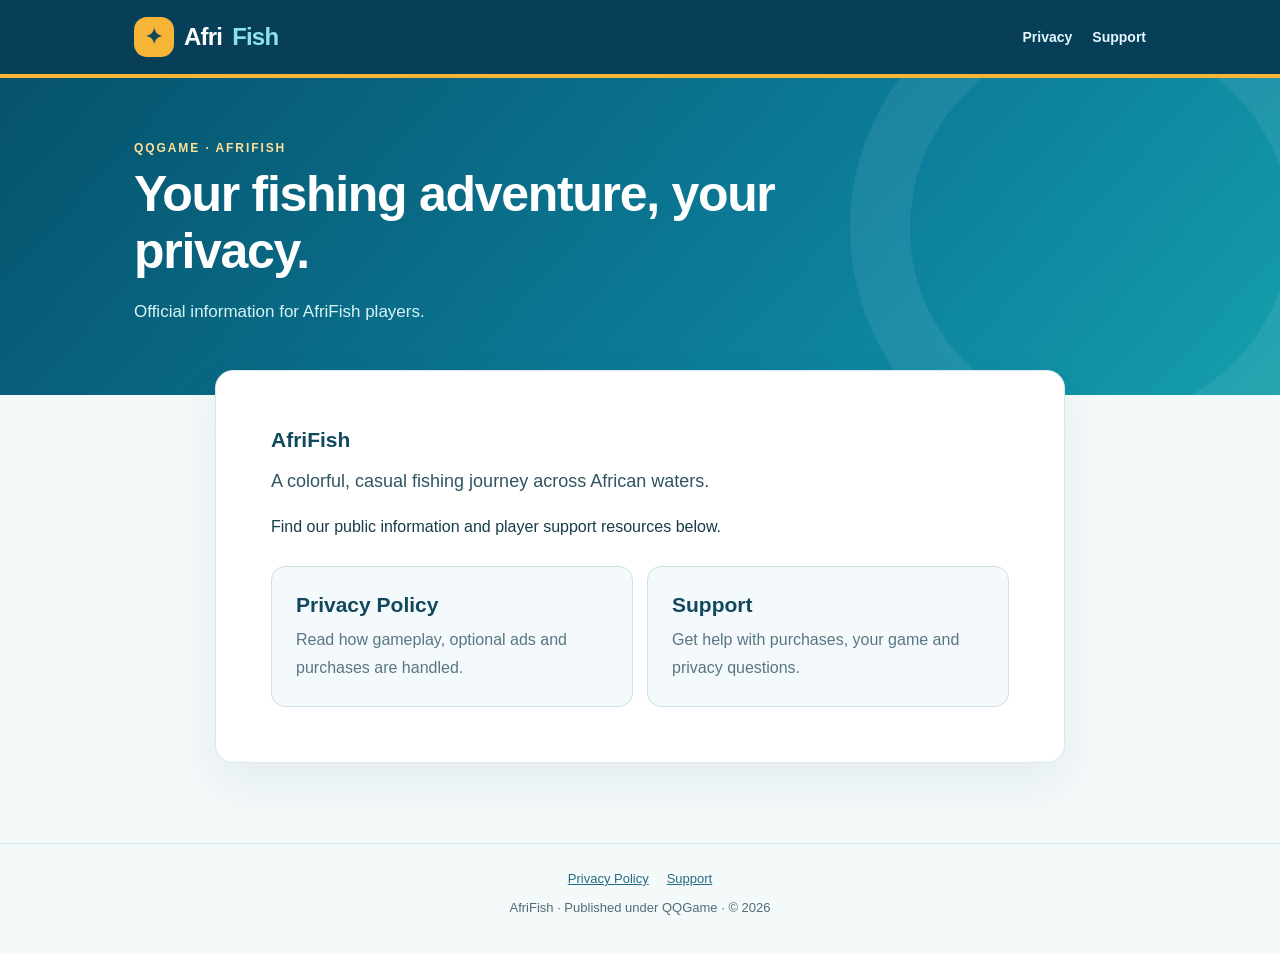
<file: index.html>
<!doctype html><html lang="en"><head><meta charset="utf-8"><meta name="viewport" content="width=device-width,initial-scale=1"><meta name="color-scheme" content="light"><meta name="theme-color" content="#07506d"><meta name="description" content="AfriFish privacy policy and support information."><title>Official Information | AfriFish</title><link rel="stylesheet" href="./assets/site.css"></head><body><header class="topbar"><div class="shell"><a class="brand" href="./" aria-label="AfriFish home"><span class="logo" aria-hidden="true">✦</span>Afri<span>Fish</span></a><nav aria-label="Primary"><a href="./privacy/" >Privacy</a><a href="./support/" >Support</a></nav></div></header><section class="hero"><div class="shell"><div class="eyebrow">QQGAME · AFRIFISH</div><h1>Your fishing adventure, your privacy.</h1><p>Official information for AfriFish players.</p></div></section><main class="shell main"><article class="content">
<h2>AfriFish</h2>
<p class="lead">A colorful, casual fishing journey across African waters.</p>
<p>Find our public information and player support resources below.</p>
<div class="home-links"><a class="home-link" href="./privacy/"><h2>Privacy Policy</h2><p>Read how gameplay, optional ads and purchases are handled.</p></a><a class="home-link" href="./support/"><h2>Support</h2><p>Get help with purchases, your game and privacy questions.</p></a></div>
</article></main><footer class="footer"><div class="footer-links"><a href="./privacy/">Privacy Policy</a><a href="./support/">Support</a></div><div>AfriFish · Published under QQGame · © 2026</div></footer></body></html>
</file>
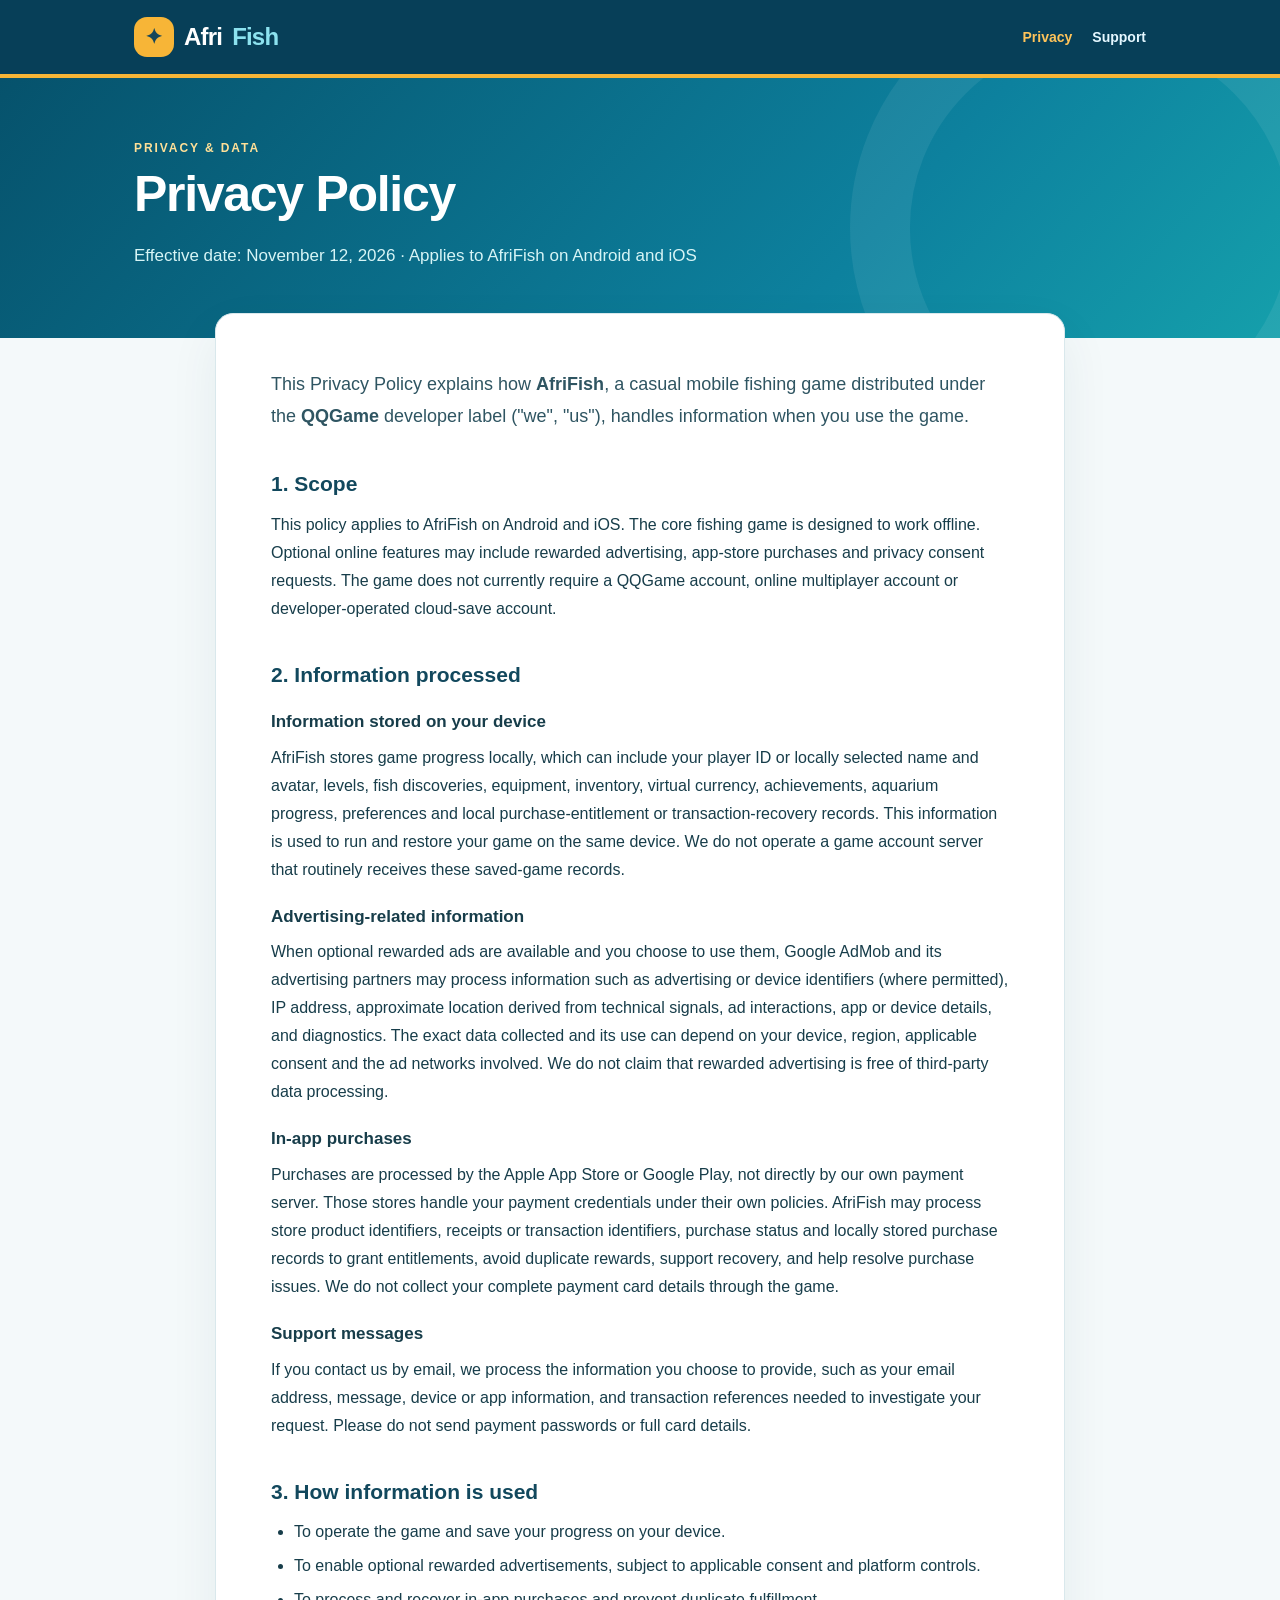
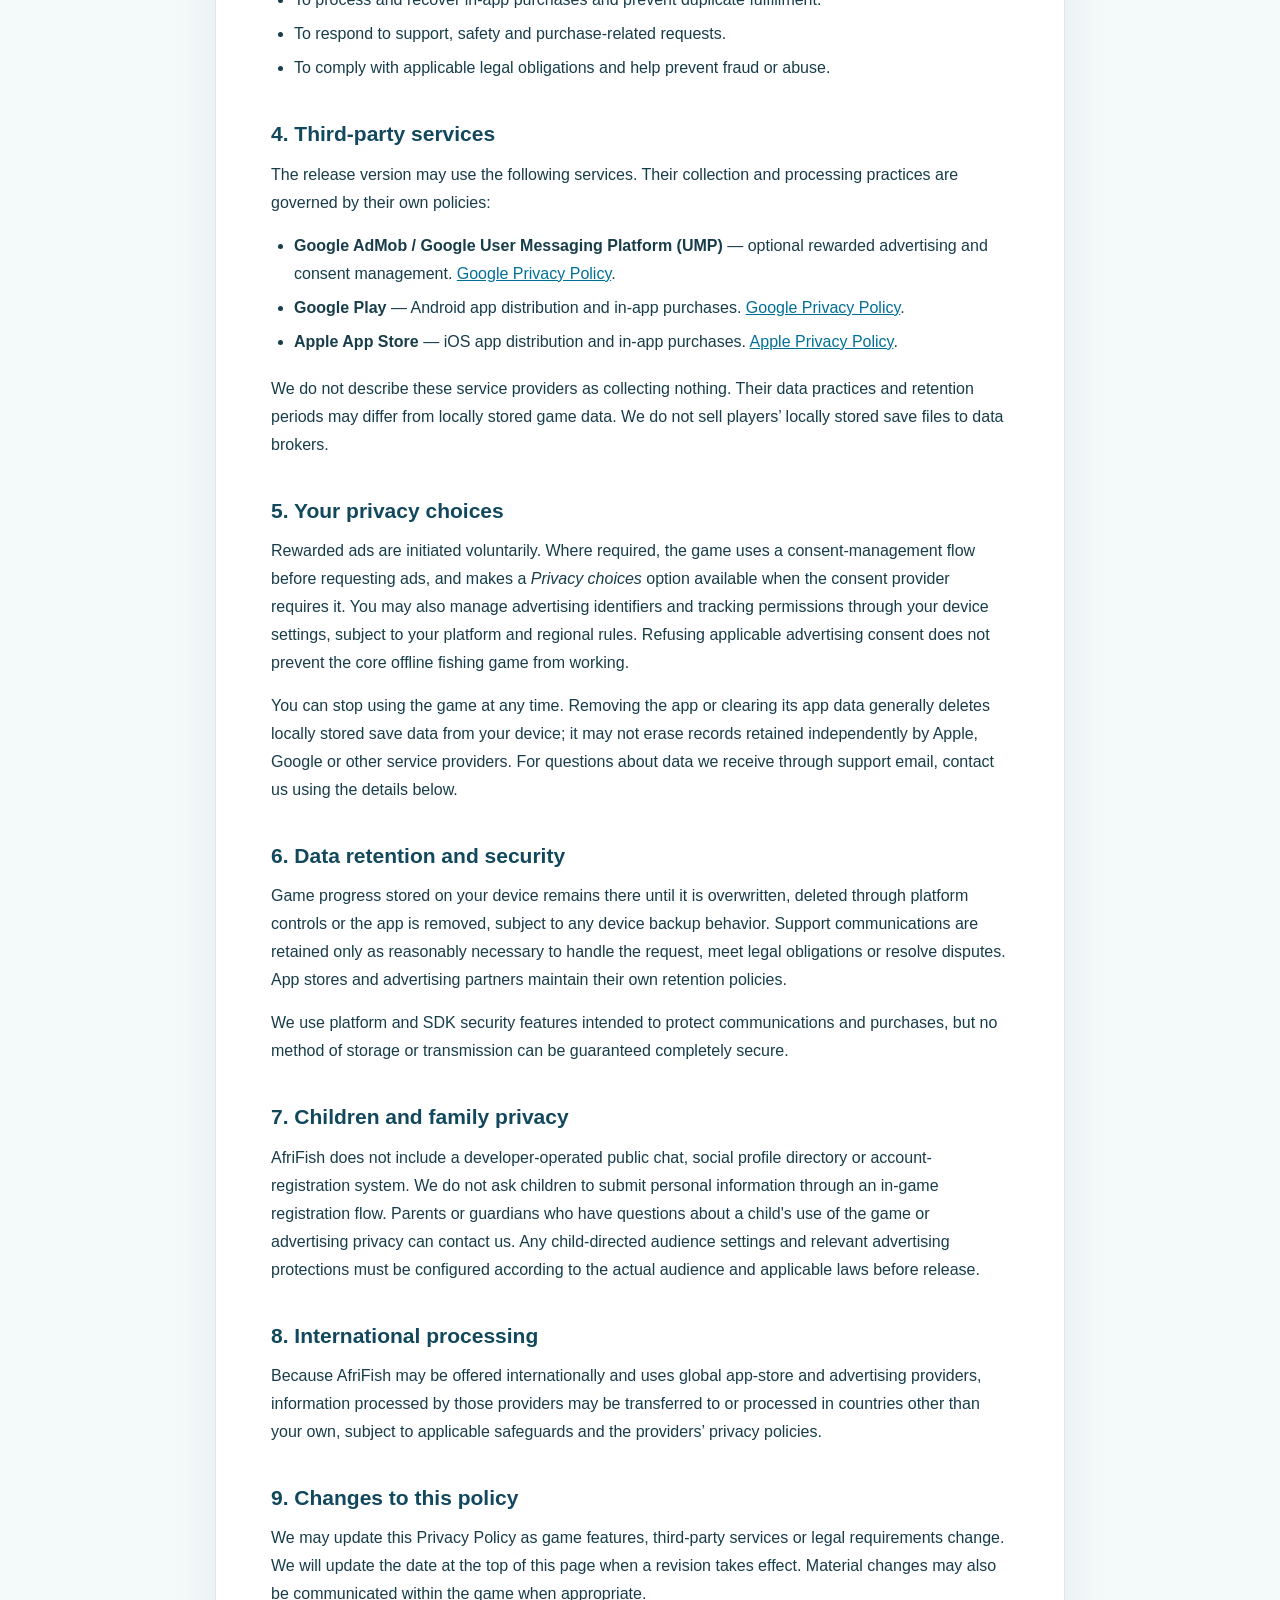
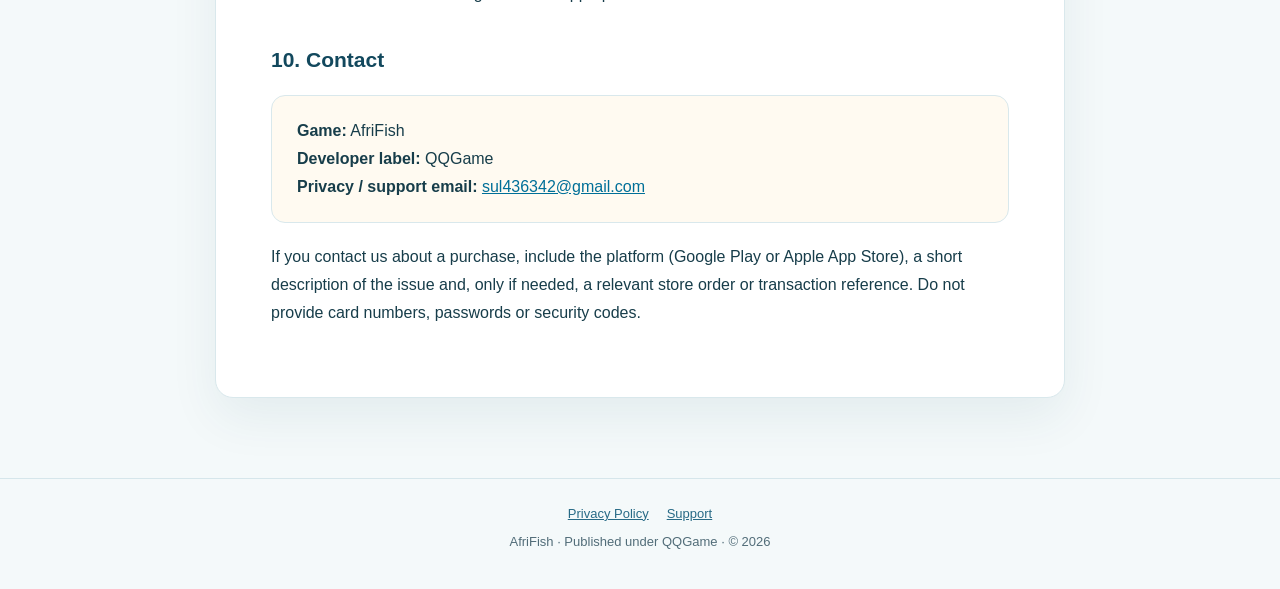
<file: privacy/index.html>
<!doctype html><html lang="en"><head><meta charset="utf-8"><meta name="viewport" content="width=device-width,initial-scale=1"><meta name="color-scheme" content="light"><meta name="theme-color" content="#07506d"><meta name="description" content="AfriFish privacy policy covering local game saves, optional rewarded ads and app-store purchases."><title>Privacy Policy | AfriFish</title><link rel="stylesheet" href="../assets/site.css"></head><body><header class="topbar"><div class="shell"><a class="brand" href="../" aria-label="AfriFish home"><span class="logo" aria-hidden="true">✦</span>Afri<span>Fish</span></a><nav aria-label="Primary"><a href="../privacy/" aria-current="page">Privacy</a><a href="../support/" >Support</a></nav></div></header><section class="hero"><div class="shell"><div class="eyebrow">PRIVACY & DATA</div><h1>Privacy Policy</h1><p>Effective date: November 12, 2026 · Applies to AfriFish on Android and iOS</p></div></section><main class="shell main"><article class="content">
<p class="lead">This Privacy Policy explains how <strong>AfriFish</strong>, a casual mobile fishing game distributed under the <strong>QQGame</strong> developer label ("we", "us"), handles information when you use the game.</p>

<h2 id="scope">1. Scope</h2>
<p>This policy applies to AfriFish on Android and iOS. The core fishing game is designed to work offline. Optional online features may include rewarded advertising, app-store purchases and privacy consent requests. The game does not currently require a QQGame account, online multiplayer account or developer-operated cloud-save account.</p>
<h2 id="data">2. Information processed</h2>
<h3>Information stored on your device</h3>
<p>AfriFish stores game progress locally, which can include your player ID or locally selected name and avatar, levels, fish discoveries, equipment, inventory, virtual currency, achievements, aquarium progress, preferences and local purchase-entitlement or transaction-recovery records. This information is used to run and restore your game on the same device. We do not operate a game account server that routinely receives these saved-game records.</p>
<h3>Advertising-related information</h3>
<p>When optional rewarded ads are available and you choose to use them, Google AdMob and its advertising partners may process information such as advertising or device identifiers (where permitted), IP address, approximate location derived from technical signals, ad interactions, app or device details, and diagnostics. The exact data collected and its use can depend on your device, region, applicable consent and the ad networks involved. We do not claim that rewarded advertising is free of third-party data processing.</p>
<h3>In-app purchases</h3>
<p>Purchases are processed by the Apple App Store or Google Play, not directly by our own payment server. Those stores handle your payment credentials under their own policies. AfriFish may process store product identifiers, receipts or transaction identifiers, purchase status and locally stored purchase records to grant entitlements, avoid duplicate rewards, support recovery, and help resolve purchase issues. We do not collect your complete payment card details through the game.</p>
<h3>Support messages</h3>
<p>If you contact us by email, we process the information you choose to provide, such as your email address, message, device or app information, and transaction references needed to investigate your request. Please do not send payment passwords or full card details.</p>
<h2 id="uses">3. How information is used</h2>
<ul><li>To operate the game and save your progress on your device.</li><li>To enable optional rewarded advertisements, subject to applicable consent and platform controls.</li><li>To process and recover in-app purchases and prevent duplicate fulfillment.</li><li>To respond to support, safety and purchase-related requests.</li><li>To comply with applicable legal obligations and help prevent fraud or abuse.</li></ul>
<h2 id="partners">4. Third-party services</h2>
<p>The release version may use the following services. Their collection and processing practices are governed by their own policies:</p>
<ul><li><strong>Google AdMob / Google User Messaging Platform (UMP)</strong> — optional rewarded advertising and consent management. <a href="https://policies.google.com/privacy" rel="noopener noreferrer" target="_blank">Google Privacy Policy</a>.</li><li><strong>Google Play</strong> — Android app distribution and in-app purchases. <a href="https://policies.google.com/privacy" rel="noopener noreferrer" target="_blank">Google Privacy Policy</a>.</li><li><strong>Apple App Store</strong> — iOS app distribution and in-app purchases. <a href="https://www.apple.com/legal/privacy/" rel="noopener noreferrer" target="_blank">Apple Privacy Policy</a>.</li></ul>
<p>We do not describe these service providers as collecting nothing. Their data practices and retention periods may differ from locally stored game data. We do not sell players’ locally stored save files to data brokers.</p>
<h2 id="choices">5. Your privacy choices</h2>
<p>Rewarded ads are initiated voluntarily. Where required, the game uses a consent-management flow before requesting ads, and makes a <em>Privacy choices</em> option available when the consent provider requires it. You may also manage advertising identifiers and tracking permissions through your device settings, subject to your platform and regional rules. Refusing applicable advertising consent does not prevent the core offline fishing game from working.</p>
<p>You can stop using the game at any time. Removing the app or clearing its app data generally deletes locally stored save data from your device; it may not erase records retained independently by Apple, Google or other service providers. For questions about data we receive through support email, contact us using the details below.</p>
<h2 id="retention">6. Data retention and security</h2>
<p>Game progress stored on your device remains there until it is overwritten, deleted through platform controls or the app is removed, subject to any device backup behavior. Support communications are retained only as reasonably necessary to handle the request, meet legal obligations or resolve disputes. App stores and advertising partners maintain their own retention policies.</p>
<p>We use platform and SDK security features intended to protect communications and purchases, but no method of storage or transmission can be guaranteed completely secure.</p>
<h2 id="children">7. Children and family privacy</h2>
<p>AfriFish does not include a developer-operated public chat, social profile directory or account-registration system. We do not ask children to submit personal information through an in-game registration flow. Parents or guardians who have questions about a child's use of the game or advertising privacy can contact us. Any child-directed audience settings and relevant advertising protections must be configured according to the actual audience and applicable laws before release.</p>
<h2 id="international">8. International processing</h2>
<p>Because AfriFish may be offered internationally and uses global app-store and advertising providers, information processed by those providers may be transferred to or processed in countries other than your own, subject to applicable safeguards and the providers’ privacy policies.</p>
<h2 id="updates">9. Changes to this policy</h2>
<p>We may update this Privacy Policy as game features, third-party services or legal requirements change. We will update the date at the top of this page when a revision takes effect. Material changes may also be communicated within the game when appropriate.</p>
<h2 id="contact">10. Contact</h2>
<div class="contact-block"><strong>Game:</strong> AfriFish<br><strong>Developer label:</strong> QQGame<br><strong>Privacy / support email:</strong> <a href="mailto:sul436342@gmail.com">sul436342@gmail.com</a></div>
<p>If you contact us about a purchase, include the platform (Google Play or Apple App Store), a short description of the issue and, only if needed, a relevant store order or transaction reference. Do not provide card numbers, passwords or security codes.</p>
</article></main><footer class="footer"><div class="footer-links"><a href="../privacy/">Privacy Policy</a><a href="../support/">Support</a></div><div>AfriFish · Published under QQGame · © 2026</div></footer></body></html>
</file>
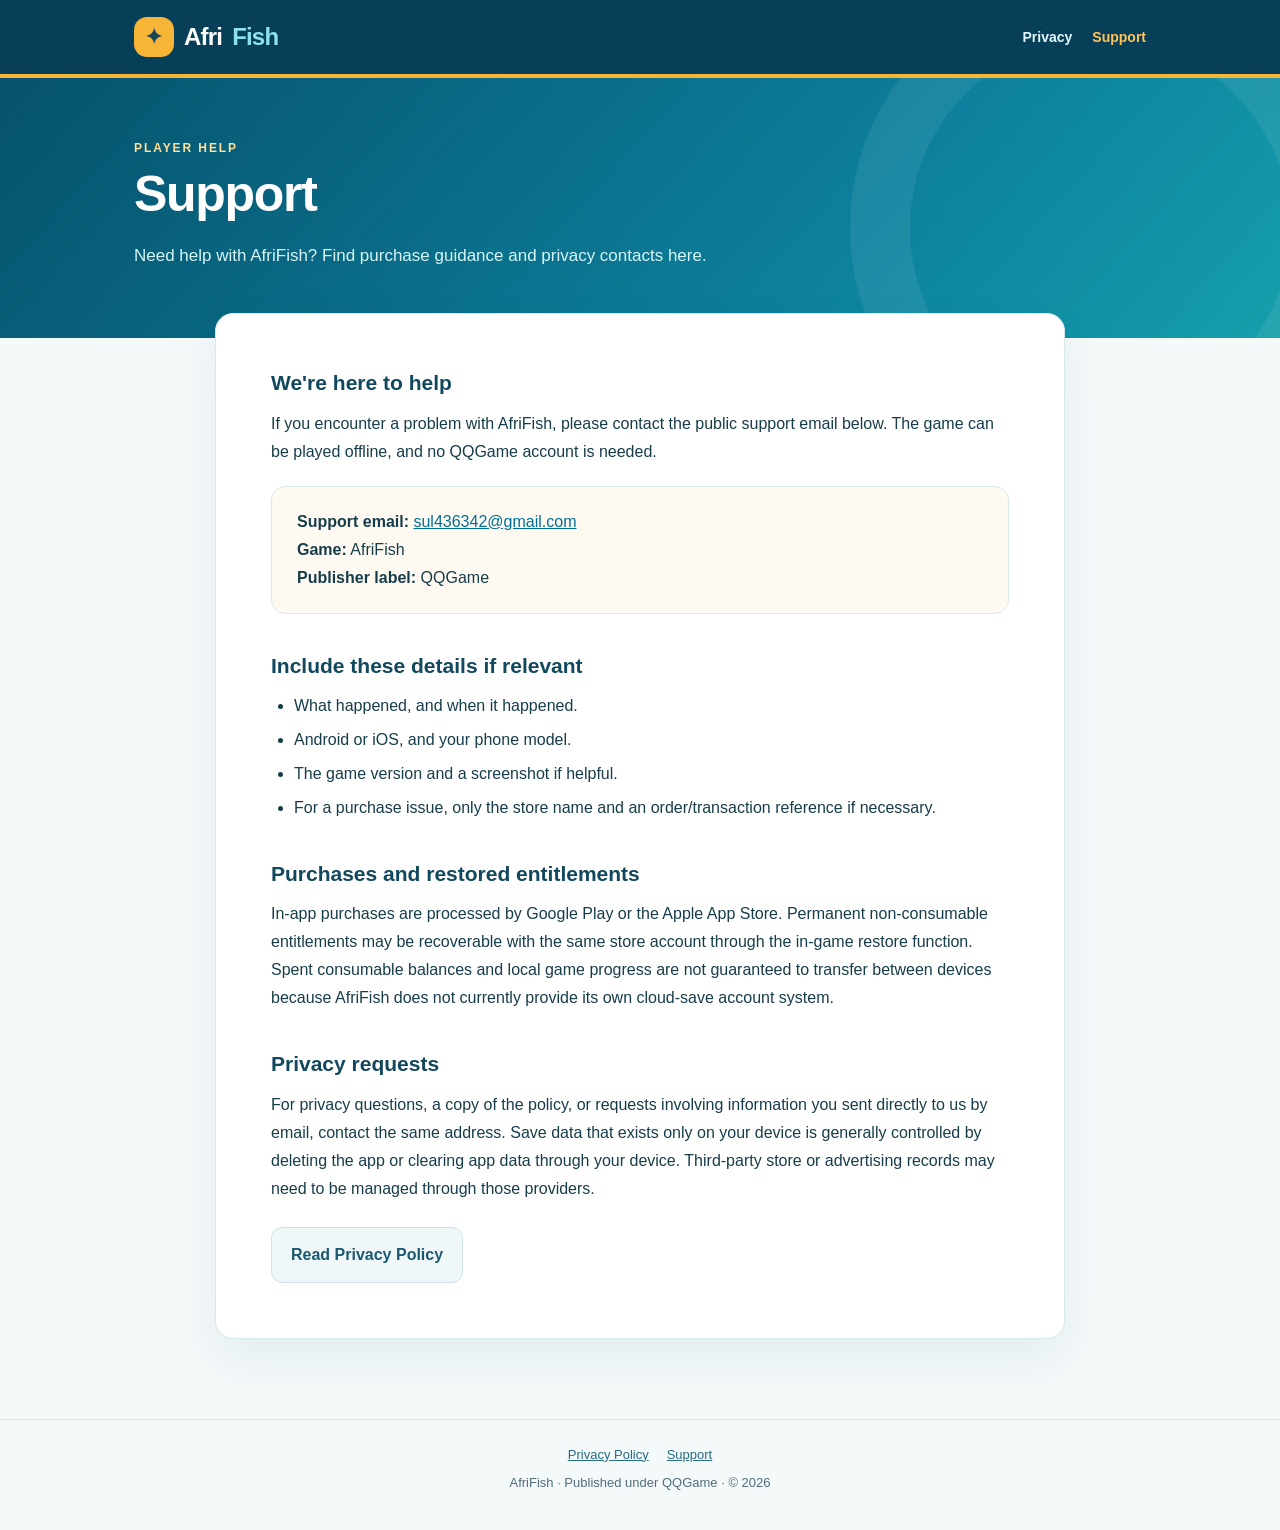
<file: support/index.html>
<!doctype html><html lang="en"><head><meta charset="utf-8"><meta name="viewport" content="width=device-width,initial-scale=1"><meta name="color-scheme" content="light"><meta name="theme-color" content="#07506d"><meta name="description" content="AfriFish player support and contact information."><title>Support | AfriFish</title><link rel="stylesheet" href="../assets/site.css"></head><body><header class="topbar"><div class="shell"><a class="brand" href="../" aria-label="AfriFish home"><span class="logo" aria-hidden="true">✦</span>Afri<span>Fish</span></a><nav aria-label="Primary"><a href="../privacy/" >Privacy</a><a href="../support/" aria-current="page">Support</a></nav></div></header><section class="hero"><div class="shell"><div class="eyebrow">PLAYER HELP</div><h1>Support</h1><p>Need help with AfriFish? Find purchase guidance and privacy contacts here.</p></div></section><main class="shell main"><article class="content">
<h2>We're here to help</h2>
<p>If you encounter a problem with AfriFish, please contact the public support email below. The game can be played offline, and no QQGame account is needed.</p>
<div class="contact-block"><strong>Support email:</strong> <a href="mailto:sul436342@gmail.com">sul436342@gmail.com</a><br><strong>Game:</strong> AfriFish<br><strong>Publisher label:</strong> QQGame</div>
<h2>Include these details if relevant</h2>
<ul><li>What happened, and when it happened.</li><li>Android or iOS, and your phone model.</li><li>The game version and a screenshot if helpful.</li><li>For a purchase issue, only the store name and an order/transaction reference if necessary.</li></ul>
<h2>Purchases and restored entitlements</h2>
<p>In-app purchases are processed by Google Play or the Apple App Store. Permanent non-consumable entitlements may be recoverable with the same store account through the in-game restore function. Spent consumable balances and local game progress are not guaranteed to transfer between devices because AfriFish does not currently provide its own cloud-save account system.</p>
<h2>Privacy requests</h2>
<p>For privacy questions, a copy of the policy, or requests involving information you sent directly to us by email, contact the same address. Save data that exists only on your device is generally controlled by deleting the app or clearing app data through your device. Third-party store or advertising records may need to be managed through those providers.</p>
<div class="buttonrow"><a class="button secondary" href="../privacy/">Read Privacy Policy</a></div>
</article></main><footer class="footer"><div class="footer-links"><a href="../privacy/">Privacy Policy</a><a href="../support/">Support</a></div><div>AfriFish · Published under QQGame · © 2026</div></footer></body></html>
</file>
<file: assets/site.css>
:root {color-scheme:light; --ink:#173d4a; --secondary:#536e79; --accent:#007eaa; --teal:#0a829c; --line:#d9e8ec; --sand:#fffaf1; --bg:#f4f9fa;}
*{box-sizing:border-box} html{scroll-behavior:smooth}body{margin:0;background:var(--bg);color:var(--ink);font:16px/1.75 -apple-system,BlinkMacSystemFont,"Segoe UI",Roboto,"Noto Sans",Arial,sans-serif;}
a{color:#006f98}a:hover{text-decoration-thickness:2px}a:focus-visible{outline:3px solid #f0a62b;outline-offset:3px;border-radius:3px}
.shell{max-width:1060px;margin:0 auto;padding:0 24px}.topbar{background:#073f58;color:#fff;border-bottom:4px solid #f7b537}.topbar .shell{display:flex;align-items:center;justify-content:space-between;gap:16px;padding-top:16px;padding-bottom:16px}.brand{display:flex;align-items:center;gap:10px;color:#fff;text-decoration:none;font-weight:850;font-size:24px;letter-spacing:-.8px}.logo{display:inline-flex;align-items:center;justify-content:center;width:40px;height:40px;background:#f7b537;border-radius:13px;color:#15465a;font-size:21px}.brand span:last-child{color:#8ce2ef}.topbar nav{display:flex;gap:20px;font-size:14px;font-weight:650;align-items:center}.topbar nav a{color:#e4f7ff;text-decoration:none}.topbar nav a[aria-current=page]{color:#ffc45a}
.hero{background:linear-gradient(132deg,#06526c,#0d819e 67%,#159fab);color:#fff;padding:60px 0 68px;position:relative;overflow:hidden}.hero:after{content:"";position:absolute;right:-70px;top:-100px;width:380px;height:380px;border:60px solid #ffffff12;border-radius:100%;pointer-events:none}.hero h1{font-size:clamp(32px,5vw,50px);letter-spacing:-1.3px;line-height:1.13;margin:7px 0 18px;max-width:790px}.hero p{color:#d7f5f6;margin:0;max-width:720px;font-size:17px}.eyebrow{text-transform:uppercase;letter-spacing:.16em;font-size:12px;font-weight:800;color:#ffe098}.meta{margin-top:22px;display:flex;gap:18px;flex-wrap:wrap;font-size:13px;color:#d6f5f9}
.main{padding:0 0 80px}.content{max-width:850px;margin:-25px auto 0;position:relative;background:#fff;border-radius:18px;border:1px solid var(--line);box-shadow:0 20px 50px #0d415612;padding:clamp(24px,5vw,55px)}h2{font-size:21px;line-height:1.35;margin:38px 0 12px;color:#12485d}h2:first-child{margin-top:0}h3{font-size:17px;margin:18px 0 7px}p{margin:0 0 15px}ul{margin:6px 0 19px;padding-left:23px}li{margin:6px 0}strong{font-weight:700}.lead{font-size:18px;color:#2f5562}.notice{border-left:4px solid #e5a52a;background:#fff9e9;padding:16px 18px;border-radius:0 9px 9px 0;margin:22px 0}.notice small{display:block;color:#675628;font-size:13px}.hint{border-left:4px solid var(--teal);background:#edfafb;padding:14px 17px;border-radius:0 9px 9px 0;margin:22px 0}.buttonrow{display:flex;gap:12px;flex-wrap:wrap;margin-top:24px}.button{background:#086e91;color:#fff;text-decoration:none;font-weight:750;padding:13px 19px;border-radius:11px;display:inline-block}.button.secondary{background:#f0f7f9;color:#1b5871;border:1px solid #cfe3e9}.contact-block{padding:21px 25px;border:1px solid var(--line);border-radius:14px;background:var(--sand);margin:20px 0}.contact-required{background:#fff0c4;color:#744416;font-family:ui-monospace,SFMono-Regular,Menlo,monospace;padding:3px 7px;border-radius:5px;overflow-wrap:anywhere}.footer{border-top:1px solid #d6e6eb;text-align:center;color:#526d79;font-size:13px;padding:24px 20px 35px}.footer a{color:#276a86}.footer-links{display:flex;justify-content:center;gap:18px;flex-wrap:wrap;margin:0 0 6px}.home-links{display:grid;grid-template-columns:repeat(2,minmax(0,1fr));gap:14px;margin-top:25px}.home-link{padding:24px;border-radius:14px;border:1px solid #cee0e5;text-decoration:none;color:#164b60;background:#f4fafb;display:block}.home-link h2{margin:0 0 7px}.home-link p{color:#597682;margin:0}@media (max-width:650px){.shell{padding:0 18px}.topbar .shell{padding-top:12px;padding-bottom:12px}.topbar nav{gap:12px}.brand{font-size:20px}.hero{padding:40px 0 60px}.hero p{font-size:15px}.content{border-radius:12px;padding:23px}.home-links{grid-template-columns:1fr}.meta{gap:6px;display:block}.main{padding-bottom:34px}}
</file>
